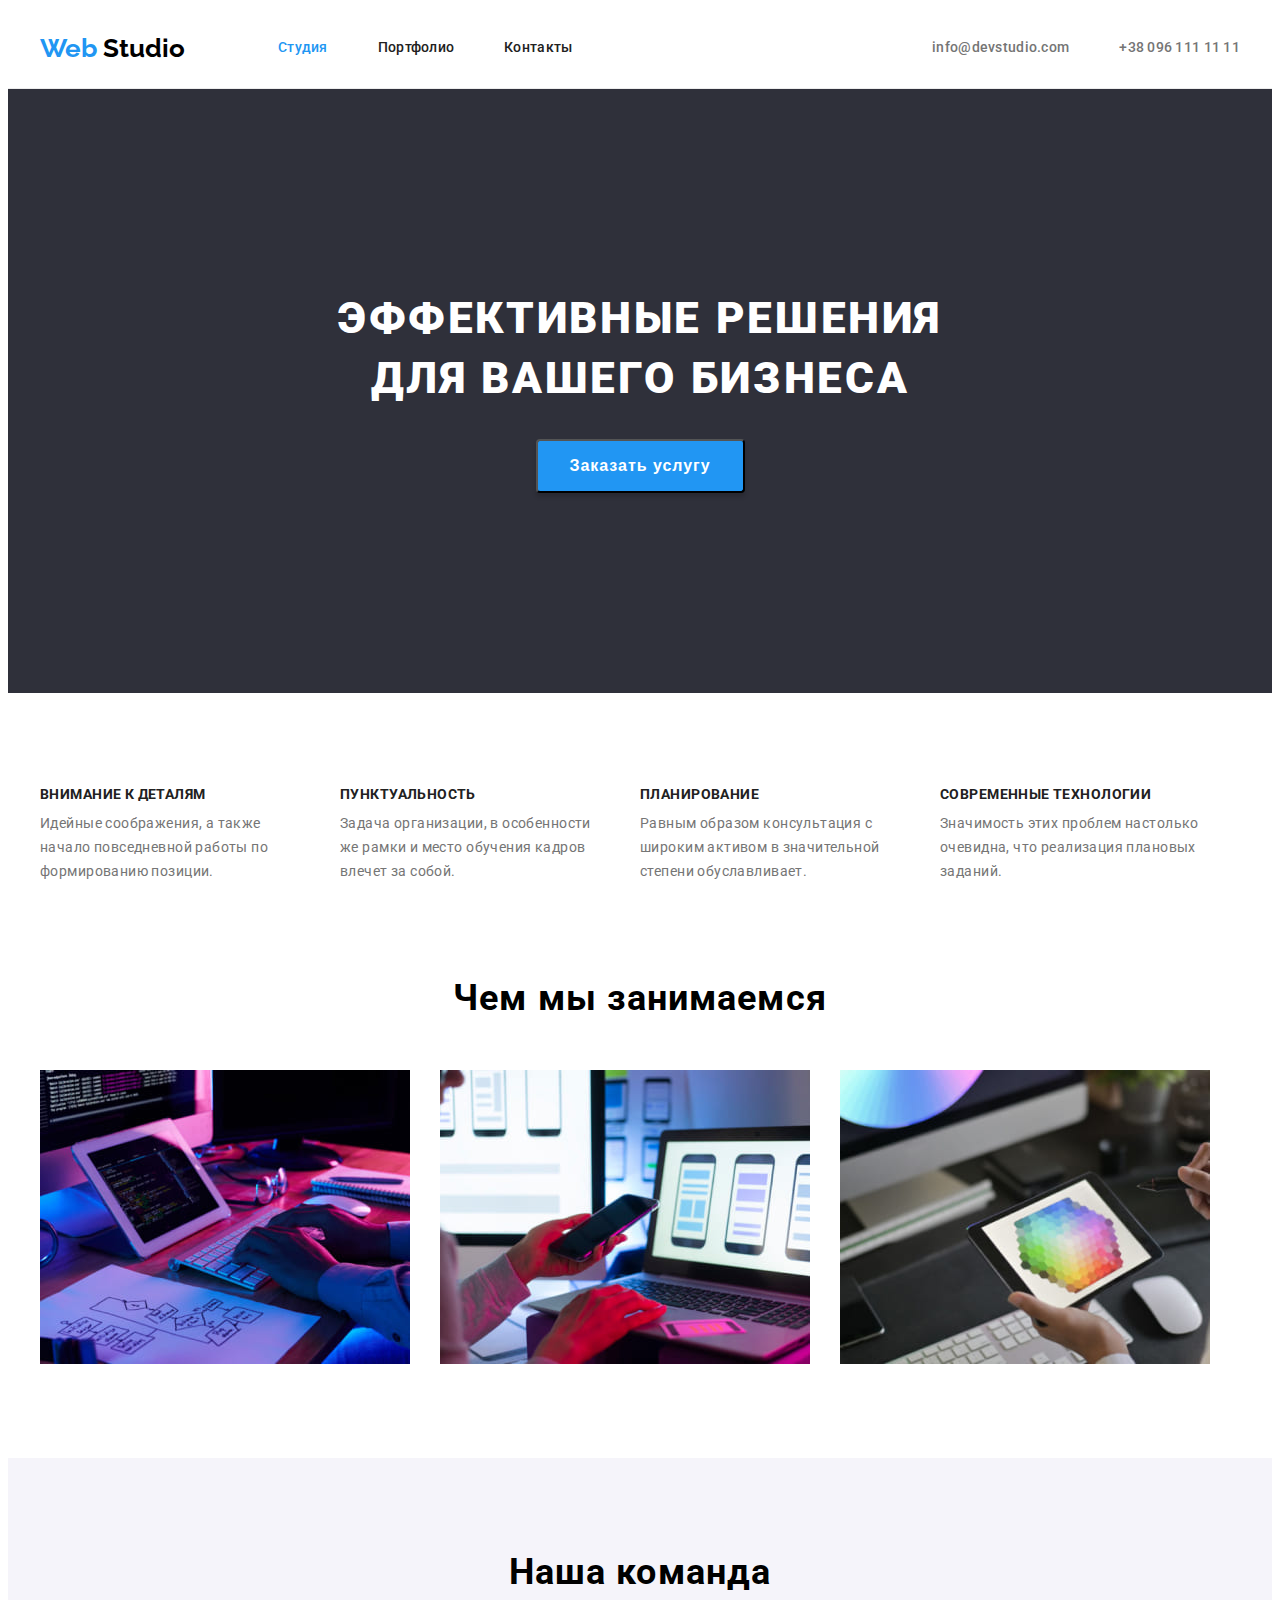
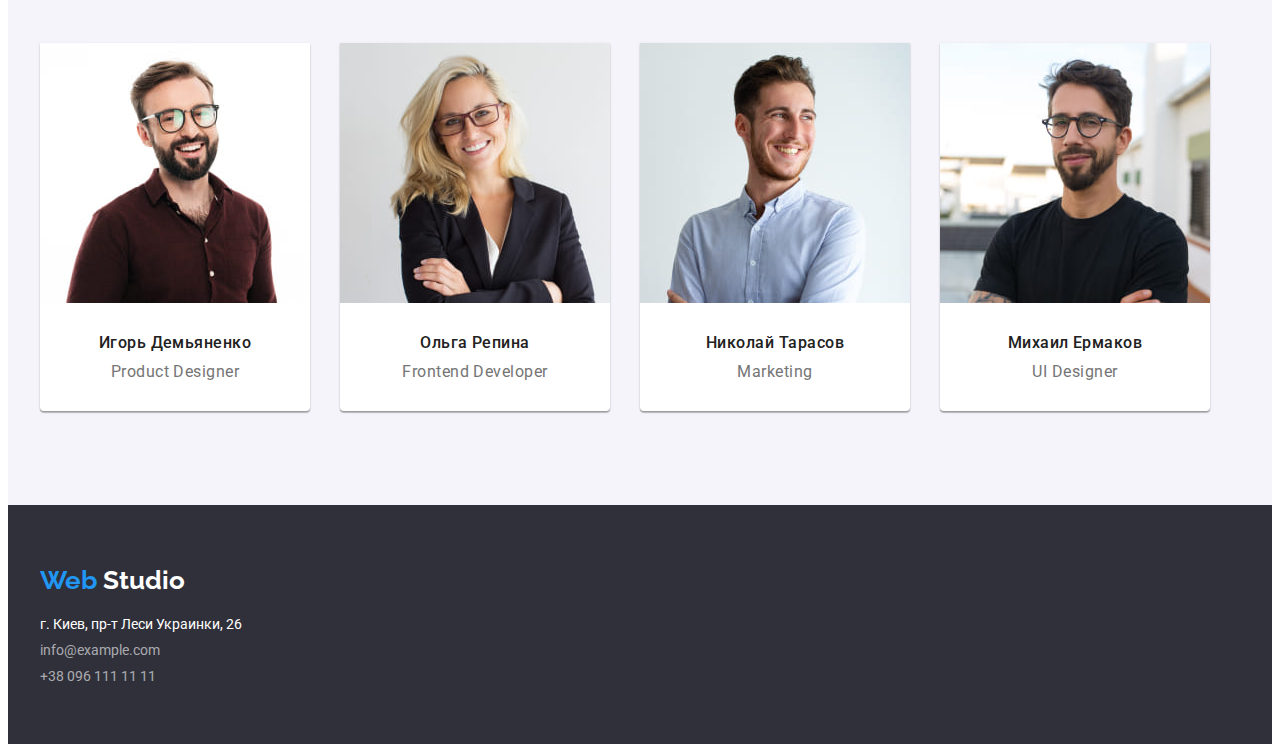
<file: index.html>
<!DOCTYPE html>
<html lang="en">
<head>
    <meta charset="UTF-8">
    <meta http-equiv="X-UA-Compatible" content="IE=edge">
    <meta name="viewport" content="width=device-width, initial-scale=1.0">
    <title>Document</title>
    <link rel="preconnect" href="https://fonts.googleapis.com">
    <link rel="preconnect" href="https://fonts.gstatic.com" crossorigin>
    <link href="https://fonts.googleapis.com/css2?family=Raleway:wght@700&family=Roboto:wght@400;500;700;900&display=swap"
            rel="stylesheet">
            <link rel="stylesheet" href="https://cdnjs.cloudflare.com/ajax/libs/modern-normalize/1.1.0/modern-normalize.min.css"
                integrity="sha512-wpPYUAdjBVSE4KJnH1VR1HeZfpl1ub8YT/NKx4PuQ5NmX2tKuGu6U/JRp5y+Y8XG2tV+wKQpNHVUX03MfMFn9Q=="
                crossorigin="anonymous" referrerpolicy="no-referrer" />
    
    <link rel="stylesheet" href="./css/reset.css">
    <link rel="stylesheet" href="./css/stile.css">
</head>
<body class="body">    
        <header class="header">
            <div class="container header-container">
                <a class="logo" href="">
                    Web <span class="logo-dark">Studio </span>
                </a>
                <!--navigation-->
                    <nav class="nav">
                            <ul class="nav-list" >
                                <li class="contacts-item">
                                <a class="nav-link nav-active" href="./index.html">Студия</a>
                                </li>
                                <li class="contacts-item">
                                <a class="nav-link"  href="./portfolio.html">Портфолио</a>
                                </li>
                                <li class="contacts-item">
                                <a class="nav-link"  href="">Контакты</a>
                                </li>
                            </ul>
                    </nav>
            <!--contacts-->
                    <ul class="header-contacts-list">
                        <li class="contacts-item">
                            <a class="header-contacts" href="mailto:info@devstudio.com">info@devstudio.com</a>
                        </li>
                        <li class="contacts-item">
                        <a class="header-contacts" href="tel:+380961111111">+38 096 111 11 11</a>
                        </li>
                    </ul>
                </div>
        </header>   
    <main>
    <section  class="hero ">
        <div class="container">
            <h1 class="hero-header"> Эффективные решения для вашего бизнеса </h1>
                <button class="hero-button" type="button" >
                    Заказать услугу
                </button>       
        </div>
    </section>
    <!--conditions-->
    <section class="conditions sections">
        <div class="container conditions-container">
            <!-- Заголовок H2 сделать невидимым -->
            <h2 class="visually-hidden">Наши преимущества</h2>
                <ul class="conditions-list">
                    <li class="conditions-item">
                        <h3 class="conditions-subtitle">Внимание к деталям</h3>
                            <p class="conditions-text">Идейные соображения, а также начало повседневной работы по формированию позиции.</p>
                    </li>
                    <li class="conditions-item">
                        <h3 class="conditions-subtitle"> Пунктуальность</h3>
                            <p class="conditions-text">Задача организации, в особенности же рамки и место обучения кадров влечет за собой.</p>
                    </li>
                    <li class="conditions-item">
                        <h3 class="conditions-subtitle"> Планирование</h3>
                        <p class="conditions-text">Равным образом консультация с широким активом в значительной степени обуславливает.</p>
                    </li>
                    <li class="conditions-item">
                        <h3 class="conditions-subtitle">Современные технологии</h3>
                        <p class="conditions-text">Значимость этих проблем настолько очевидна, что реализация плановых заданий.</p>
                    </li>
                </ul>
            </div>
    </section>
    <!--about-->
    <section class="sections">
        <div class="container">
            <h2 class="about-header">Чем мы занимаемся</h2>
            <ul class="about-list">
                <li class="about-imj">
                    <img src="./image/ocupation1.jpg"  width="370" alt="tablet keyboard two hands">
                </li>
                <li class="about-imj">
                    <img src="./image/ocupation2.jpg"  width="370" alt="laptop smartphone two hands">
                </li> 
                <li class="about-imj">
                    <img src="./image/ocupation3.jpg"  width="370" alt="tablet two hands">
                </li>
            </ul>
        </div>
    </section>
    <!--team-->
    <section class="sections team" >
        <div class="container">
            <h2 class="team-header">Наша команда</h2>
                <ul class="team-list">
                    <li class="team-card">
                        <img src="./image/productdesigner.jpg" width="270" alt="smiling man">
                        <div class="team-name-border">
                            <h3 class="team-name">
                                Игорь Демьяненко  
                            </h3>
                                <p class="team-profession">
                                Product Designer
                                </p>
                        </div>
                    </li>
                    <li class="team-card">
                        <img src="./image/frontenddeveloper.jpg" width="270" alt="smailing woman">
                        <div class="team-name-border">
                            <h3 class="team-name">
                            Ольга Репина 
                            </h3>
                                <p class="team-profession">
                                    Frontend Developer
                                </p>
                        </div>
                    </li>
                    <li class="team-card">
                        <img src="./image/marketing.jpg" width="270" alt="smiling man">
                        <div class="team-name-border">
                            <h3 class="team-name">
                            Николай Тарасов
                            </h3>
                                <p class="team-profession">
                                Marketing
                                </p>
                        </div>
                    </li >
                    <li class="team-card">
                        <img src="./image/uidesigner.jpg" width="270" alt="smiling man">
                        <div class="team-name-border">
                            <h3 class="team-name">
                            Михаил Ермаков
                            </h3>
                                <p class="team-profession">
                                UI Designer
                                </p>
                        </div>
                    </li>
                </ul>
        </div>
    </section>
    </main>
    <!--footer-->
    <footer class="footer">
        <div class="container">
            <a class="footer-logo" href="">
                Web <span class="logo-White">Studio </span>
            </a>
            <address class="adress">
                <ul class="adress-list">
                    <li class="adress-item">
                        <a class="footer-address"  href="https://www.google.com.ua/maps/place/бул.+Леси+Украинки,+26,+Киев,+02000/@50.4265807,30.5361971,17z/data=!3m1!4b1!4m5!3m4!1s0x40d4cf0e033ecbe9:0x57a4dffefec77da0!8m2!3d50.4265807!4d30.5383858?hl=ru" target="_blank" rel="noopener noreferrer">
                            г. Киев, пр-т Леси Украинки, 26</a>                        
                    </li>
                    <li class="adress-item">
                        <a class="footer-link" href="mailto:info@example.com">info@example.com</a>
                    </li>
                    <li class="adress-item">
                        <a class="footer-link" href="tel:+380961111111">+38 096 111 11 11</a>
                    </li>
                </ul>
            </address>
        </div>
    </footer> 
    
</body>
</html>
</file>
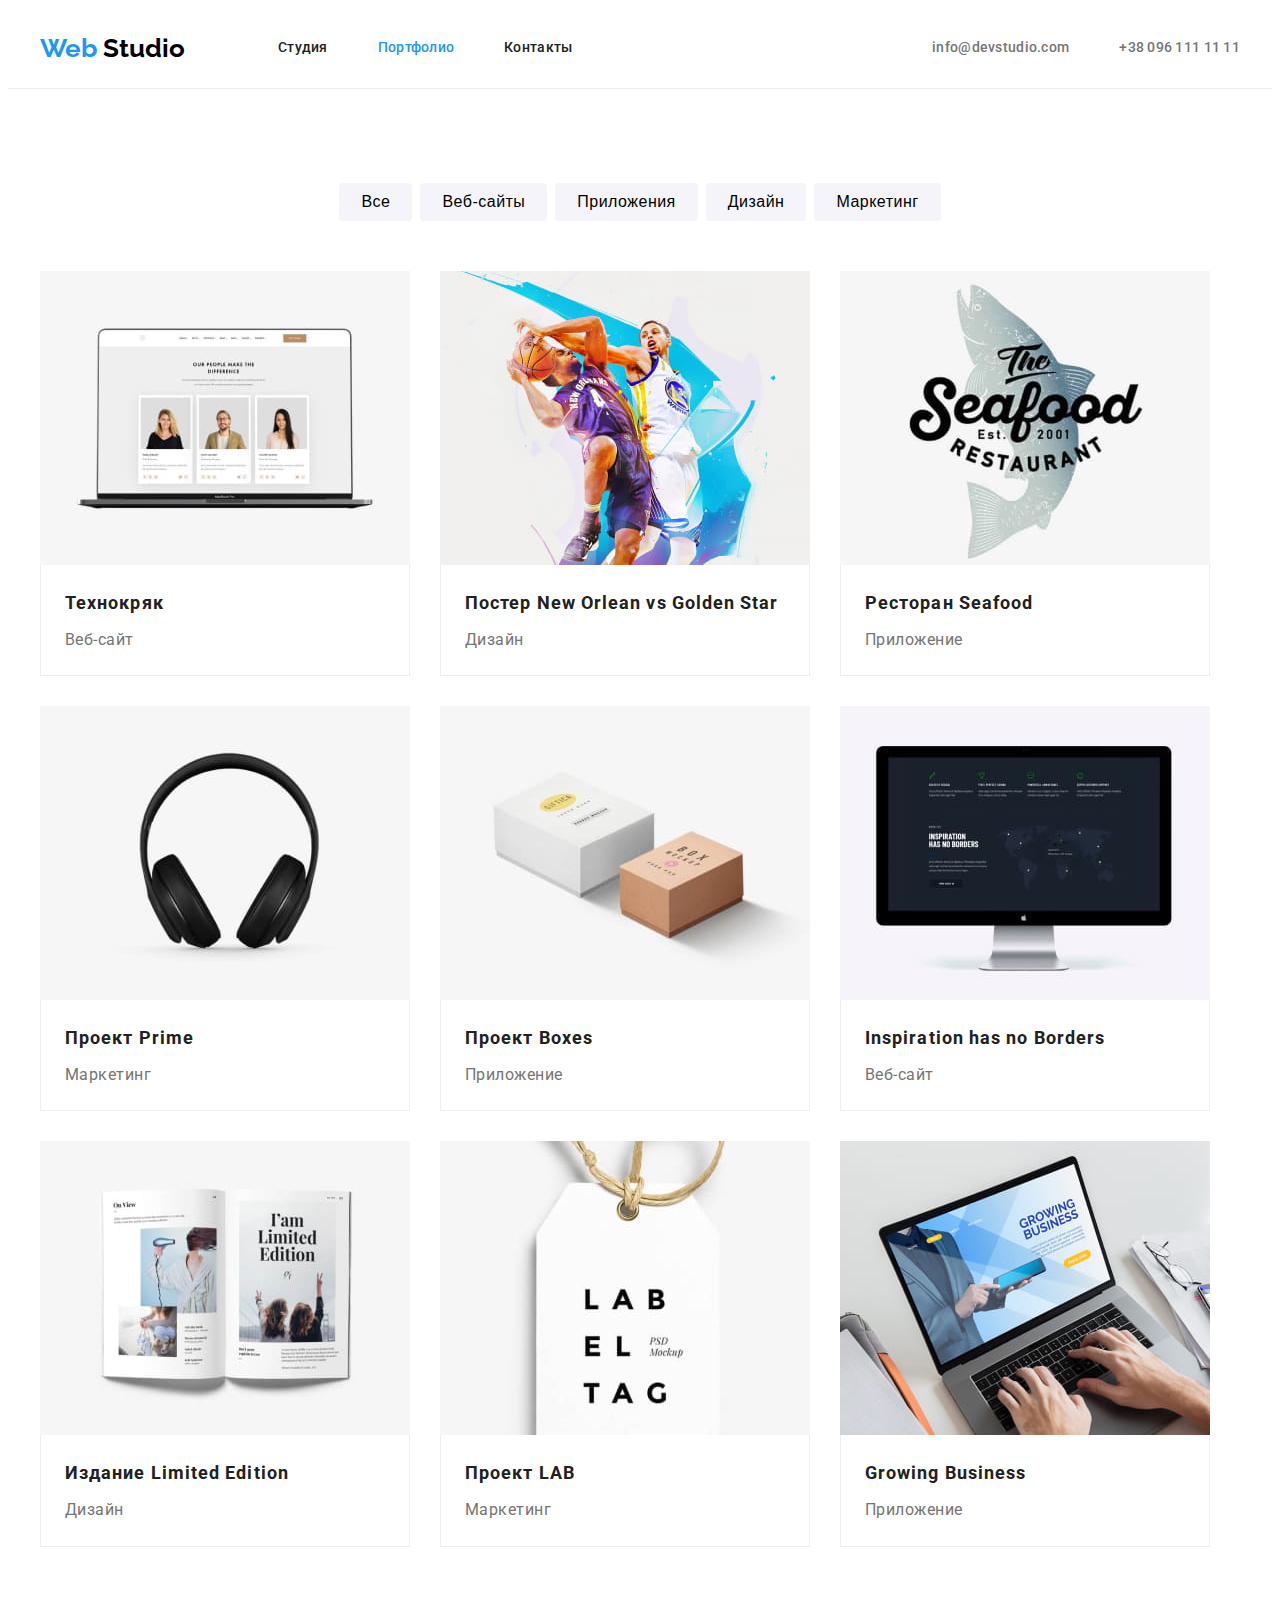
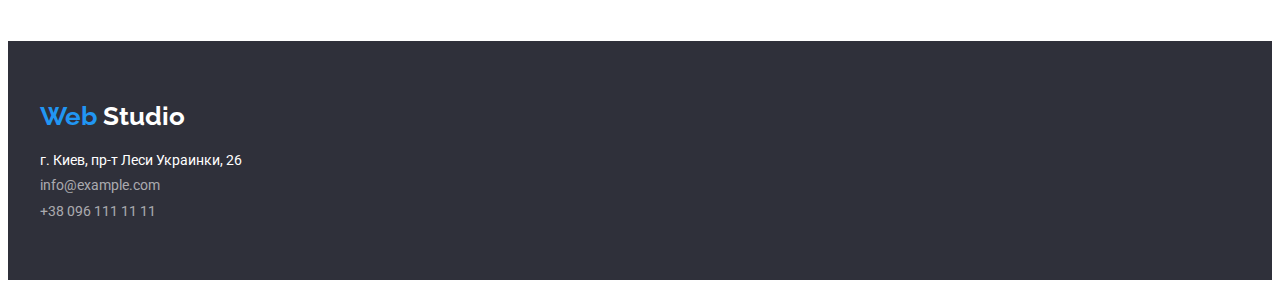
<file: portfolio.html>
<!DOCTYPE html>
<html lang="en">
<head>
    <meta charset="UTF-8">
    <meta http-equiv="X-UA-Compatible" content="IE=edge">
    <meta name="viewport" content="width=device-width, initial-scale=1.0">
    <title>Document</title>
    <link rel="preconnect" href="https://fonts.googleapis.com">
    <link rel="preconnect" href="https://fonts.gstatic.com" crossorigin>
    <link href="https://fonts.googleapis.com/css2?family=Raleway:wght@700&family=Roboto:wght@400;500;700;900&display=swap"
            rel="stylesheet"> 
            <link rel="stylesheet" href="https://cdnjs.cloudflare.com/ajax/libs/modern-normalize/1.1.0/modern-normalize.min.css"
                integrity="sha512-wpPYUAdjBVSE4KJnH1VR1HeZfpl1ub8YT/NKx4PuQ5NmX2tKuGu6U/JRp5y+Y8XG2tV+wKQpNHVUX03MfMFn9Q=="
                crossorigin="anonymous" referrerpolicy="no-referrer" />
    <link rel="stylesheet" href="./css/reset.css">
    <link rel="stylesheet" href="./css/stile.css">
</head>
<body class="body">
    <header class="header">
        <div class="container header-container">
            <a class="logo" href="">
                Web <span class="logo-dark">Studio </span>
            </a>
            <!--navigation-->
            <nav class="nav">
                <ul class="nav-list">
                    <li class="contacts-item">
                        <a class="nav-link " href="./index.html">Студия</a>
                    </li>
                    <li class="contacts-item">
                        <a class="nav-link nav-active" href="./portfolio.html">Портфолио</a>
                    </li>
                    <li class="contacts-item">
                        <a class="nav-link" href="">Контакты</a>
                    </li>
                </ul>
            </nav>
            <!--contacts-->
            <ul class="header-contacts-list">
                <li class="contacts-item">
                    <a class="header-contacts" href="mailto:info@devstudio.com">info@devstudio.com</a>
                </li>
                <li class="contacts-item">
                    <a class="header-contacts" href="tel:+380961111111">+38 096 111 11 11</a>
                </li>
            </ul>
        </div>
    </header>
    <main>
        <!-- filters -->
        <section class=" sections ">
            <div class="container">
            <!-- Заголовок H1 сделан невидимым -->
                <h1 class="visually-hidden">Веб-сайты Приложения Дизайн Маркетинг</h1>
                    <ul class="filters-list">
                        <li class="filters-item">                            
                            <button class="filters-button" type="button">
                                Все
                            </button>
                        </li >
                        <li class="filters-item">
                            <button class="filters-button" type="button">
                                Веб-сайты
                            </button>
                        </li>
                        <li class="filters-item">
                            <button class="filters-button" type="button">
                                Приложения
                            </button>
                        </li>
                        <li class="filters-item">
                            <button class="filters-button" type="button">
                                Дизайн
                            </button>
                        </li>
                        <li class="filters-item">
                            <button class="filters-button" type="button">
                                Маркетинг
                            </button>
                        </li>
                    </ul>                    
                    <ul class="projekt-list">
                        <li class="projekt-item">
                            <a href="" class="projekt-link">
                                <img src="./image/portfolio/tehnohriak.jpg" width="370" alt="foto of people">
                                <div class="projekt-container">
                                    <h2 class="projekt-titl">Технокряк</h2>
                                        <p class="project-text">Веб-сайт</p>
                                </div>
                            </a>
                        </li>
                        <li class="projekt-item">
                            <a href="projekt-link"  >
                                <img src="./image/portfolio/poster.jpg" width="370" alt="foto men play in basketball">
                                <div class="projekt-container">
                                    <h2 class="projekt-titl" >Постер New Orlean vs Golden Star</h2>
                                        <p class="project-text">Дизайн</p>
                                </div>
                            </a>
                        </li>
                        <li class="projekt-item">
                            <a href="projekt-link" >
                                <img src="./image/portfolio/restaurant.jpg" width="370" alt="image fish ">
                                <div class="projekt-container">
                                    <h2 class="projekt-titl">Ресторан Seafood</h2>
                                        <p class="project-text">Приложение</p>
                                </div>
                            </a>
                        </li>
                        <li class="projekt-item">
                            <a href="projekt-link" >
                                <img src="./image/portfolio/headphouns.jpg" width="370" alt="headphouns">
                                <div class="projekt-container">
                                    <h2 class="projekt-titl">Проект Prime</h2>
                                        <p class="project-text">Маркетинг</p>
                                </div>
                            </a>
                        </li>
                        <li class="projekt-item">
                            <a href="projekt-link">
                                <img src="./image/portfolio/boxes.jpg" width="370" alt="two boxes">
                                <div class="projekt-container">
                                    <h2 class="projekt-titl">Проект Boxes</h2>
                                        <p class="project-text">Приложение</p>
                                </div>
                            </a>
                        </li>
                        <li class="projekt-item">
                            <a href="projekt-link">
                                <img src="./image/portfolio/monitor.jpg" width="370" alt="monitor">
                                <div class="projekt-container">
                                    <h2 class="projekt-titl">Inspiration has no Borders</h2>
                                        <p class="project-text">Веб-сайт</p>
                                </div>
                            </a>
                        </li>
                        <li class="projekt-item">
                            <a href="projekt-link">
                                <img src="./image/portfolio/magazine.jpg" width="370" alt="magazine with photos">
                                <div class="projekt-container">
                                    <h2 class="projekt-titl">Издание Limited Edition</h2>
                                        <p class="project-text">Дизайн</p>
                                </div>
                            </a>
                        </li>
                        <li class="projekt-item">
                            <a href="projekt-link">
                                <img src="./image/portfolio/lab.jpg" width="370" alt="label">
                                <div class="projekt-container">
                                    <h2 class="projekt-titl">Проект LAB</h2>
                                        <p class="project-text">Маркетинг</p>
                                </div>
                            </a>
                        </li>
                        <li class="projekt-item">
                            <a href="projekt-link">
                                <img src="./image/portfolio/laptop.jpg" width="370" alt="laptop">
                                <div class="projekt-container">
                                    <h2 class="projekt-titl">Growing Business</h2>
                                        <p class="project-text">Приложение</p>
                                </div>
                            </a>
                        </li>
                    </ul>
                </div>
        </section>
    </main>

    <!--footer-->
    <footer class="footer">
        <div class="container">
            <a class="footer-logo" href="">
                Web <span class="logo-White">Studio </span>
            </a>
            <address class="adress">
                <ul class="adress-list">
                    <li class="adress-item">
                        <a class="footer-address"
                            href="https://www.google.com.ua/maps/place/бул.+Леси+Украинки,+26,+Киев,+02000/@50.4265807,30.5361971,17z/data=!3m1!4b1!4m5!3m4!1s0x40d4cf0e033ecbe9:0x57a4dffefec77da0!8m2!3d50.4265807!4d30.5383858?hl=ru"
                            target="_blank" rel="noopener noreferrer">
                            г. Киев, пр-т Леси Украинки, 26</a>
                    </li>
                    <li class="adress-item">
                        <a class="footer-link" href="mailto:info@example.com">info@example.com</a>
                    </li>
                    <li class="adress-item">
                        <a class="footer-link" href="tel:+380961111111">+38 096 111 11 11</a>
                    </li>
                </ul>
            </address>
        </div>
    
    </footer>
</body>
</html>
</file>
<file: css/stile.css>
:root {
  --first-backlight-color: #2196f3;
  --second-backlight-color: #ffffff;
  --headers-dark-color: #212121;
  --text-white-color: #ffffff;
  --text-color: #757575;
  --btn-fokus: #188ce8;
  --background-color: #2f303a;
  --background-filters-button: #f5f4fa;
  --font-weight-bold: 700;
  --font-weight-medium: 500;
}
img {
  display: block;
  max-width: 100%;
  height: auto;
}
.body {
  font-family: Roboto, sans-serif;
  font-size: 14px;
  line-height: 1.71;
  color: var(--heders-dark-color);
}
.container {
  width: 1200px;
  padding-left: 15px;
  padding-right: 15px;
  margin: 0 auto;
}
.sections {
  padding-top: 94px;
  padding-bottom: 94px;
}
.header {
  border-bottom: solid 1px #ececec;
}
.header-container {
  display: flex;
  align-items: center;
}

.logo {
  display: inline-block;
  font-family: Raleway;
  font-weight: var(--font-weight-bold);
  font-size: 26px;
  line-height: 1.19;
  padding-top: 20px;
  padding-bottom: 20px;
  margin-bottom: 0;
  color: var(--first-backlight-color);
}
.logo-dark {
  font-family: Raleway;
  font-weight: var(--font-weight-bold);
  font-size: 26px;
  line-height: 1.19;
  color: black;
}
.nav-link {
  display: inline-block;
  padding-top: 32px;
  padding-bottom: 32px;
}
.header-contacts:hover {
  color: var(--first-backlight-color);
}
.header-contacts:focus {
  color: var(--first-backlight-color);
}

.header-contacts {
  font-weight: var(--font-weight-medium);
  font-size: 14px;
  line-height: 1.14;
  letter-spacing: 0.02em;
  padding-top: 32px;
  padding-bottom: 32px;
  color: var(--text-color);
}
.header-contacts-list {
  display: flex;
  margin-left: auto;
}
.header-contacts-list .contacts-item + .contacts-item {
  margin-left: 50px;
}
.nav {
  font-weight: var(--font-weight-medium);
  font-size: 14px;
  line-height: 1.14;
  letter-spacing: 0.02em;
  color: var(--heders-dark-color);
  margin-left: 93px;
}
.nav-list {
  display: flex;
}
.nav-list .contacts-item + .contacts-item {
  margin-left: 50px;
}
.nav-link:hover {
  color: var(--first-backlight-color);
}
.nav-link:focus {
  color: var(--first-backlight-color);
}
.nav-link {
  font-weight: var(--font-weight-medium);
  font-size: 14px;
  line-height: 1.14;
  letter-spacing: 0.02em;
  color: var(--headers-dark-color);
}

.nav-active {
  color: var(--first-backlight-color);
}
.hero {
  background-color: var(--background-color);
  text-align: center;
  padding-top: 200px;
  padding-bottom: 200px;
}
.hero-header {
  font-weight: 900;
  font-size: 44px;
  line-height: 1.36;
  text-align: center;
  letter-spacing: 0.06em;
  text-transform: uppercase;
  width: 696px;
  margin-right: auto;
  margin-left: auto;
  margin-bottom: 30px;
  color: var(--text-white-color);
}
.hero-button {
  font-weight: var(--font-weight-bold);
  font-size: 16px;
  line-height: 1.87;
  letter-spacing: 0.06em;
  color: var(--text-white-color);
  background: var(--first-backlight-color);
  box-shadow: 0px 4px 4px rgba(0, 0, 0, 0.15);
  border-radius: 4px;
  cursor: pointer;
  padding-top: 10px;
  padding-bottom: 10px;
  padding-left: 32px;
  padding-right: 32px;
}
.hero-button:focus,
.hero-button:hover {
  background: var(--btn-fokus);
}
.conditions {
  padding-bottom: 0px;
}
.conditions-list .conditions-item + .conditions-item {
  margin-left: 30px;
}
.visually-hidden {
  position: absolute;
  width: 1px;
  height: 1px;
  margin: -1px;
  border: 0;
  padding: 0;
  white-space: nowrap;
  clip-path: inset(100%);
  clip: rect(0 0 0 0);
  overflow: hidden;
}
.conditions-list {
  display: flex;
}
.conditions-list + .conditions-item + .conditions-item {
  margin-left: 30px;
}
.conditions-subtitle {
  font-weight: var(--font-weight-bold);
  font-size: 14px;
  line-height: 1.14;
  letter-spacing: 0.03em;
  text-transform: uppercase;
  color: var(--headers-dark-color);
}
.conditions-text {
  line-height: 1.7;
  width: 270px;
  margin-top: 10px;
  letter-spacing: 0.03em;
  color: var(--text-color);
}
.about-header {
  font-weight: var(--font-weight-bold);
  font-size: 36px;
  line-height: 1.16;
  text-align: center;
  letter-spacing: 0.03em;
}
.about-list {
  display: flex;
  margin-top: 50px;
}
.about-list .team {
  font-size: 16px;
  line-height: 1.19;
  letter-spacing: 0.03em;
  background: #f5f4fa;
  color: var(--headers-dark-color);
}
.about-list .about-imj + .about-imj {
  margin-left: 30px;
}
.team {
  background-color: #f5f4fa;
}
.team-header {
  font-weight: var(--font-weight-bold);
  font-size: 36px;
  line-height: 1.16;
  text-align: center;
  letter-spacing: 0.03em;
  padding-top: 0px;
  padding-bottom: 0px;
}
.team-list {
  display: flex;
  margin-top: 50px;
}
.team-list .team-card + .team-card {
  margin-left: 30px;
}
.team-name-border {
  border-top-style: none;
  padding-top: 30px;
  padding-bottom: 30px;
}
.team-name {
  font-weight: var(--font-weight-medium);
  font-size: 16px;
  line-height: 1.19;
  text-align: center;
  letter-spacing: 0.03em;
  color: var(--headers-dark-color);
}
.team-photo {
  box-shadow: 0px 1px 3px rgba(0, 0, 0, 0.12), 0px 1px 1px rgba(0, 0, 0, 0.14),
    0px 2px 1px rgba(0, 0, 0, 0.2);
}
.team-card {
  background: #ffffff;
  box-shadow: 0px 1px 3px rgba(0, 0, 0, 0.12), 0px 1px 1px rgba(0, 0, 0, 0.14),
    0px 2px 1px rgba(0, 0, 0, 0.2);
  border-radius: 0px 0px 4px 4px;
}
.team-profession {
  font-size: 16px;
  line-height: 1.19;
  text-align: center;
  letter-spacing: 0.03em;
  margin-top: 10px;
  color: var(--text-color);
}
.footer-logo {
  display: inline-block;
  font-family: Raleway;
  font-weight: var(--font-weight-bold);
  font-size: 26px;
  line-height: 1.19;
  padding-top: 0px;
  margin-bottom: 20px;
  color: var(--first-backlight-color);
}
.logo-White {
  font-family: Raleway;
  font-weight: bold;
  font-size: 26px;
  line-height: 1.19;
  color: var(--text-white-color);
}
.address {
  font-family: Roboto;
  font-size: 14px;
  line-height: 1.7;
  letter-spacing: 0.03em;
  color: var(--text-white-color);
}
.adress-item {
  margin-top: 9px;
}
.adress-list :first-child {
  margin-top: 0px;
}
.footer {
  background-color: var(--background-color);
  line-height: 1.19;
  padding-top: 60px;
  padding-bottom: 60px;
  color: var(--text-white-color);
}
.footer-link:hover,
.footer-link:focus {
  color: var(--second-backlight-color);
}
.footer-link {
  display: inline-block;
  color: #ffffff99;
}
.footer-address:hover,
.footer-address:focus {
  color: var(--first-backlight-color);
}
.footer-address {
  display: inline-block;
  color: var(--text-white-color);
}
/* portfolio */

.filters {
  font-weight: var(--font-weight-medium);
  font-size: 16px;
  line-height: 1.6;
  letter-spacing: 0.03em;
}
.filters-list {
  display: flex;
  justify-content: center;
}
.filters-list .filters-item + .filters-item {
  margin-left: 8px;
}
.filters-button {
  font-weight: var(--font-weight-medium);
  font-size: 16px;
  line-height: 1.6;
  letter-spacing: 0.03em;
  cursor: pointer;
  background: var(--background-filters-button);
  border-radius: 4px;
  border: none;
  padding: 6px 22px;
}
.filters-button:focus,
.filters-button:hover {
  background: var(--first-backlight-color);
  color: var(--second-backlight-color);
}
.projekt-list {
  display: flex;
  flex-wrap: wrap;
  margin-top: 50px;
}
.projekt-item {
  margin-top: 30px;
  width: 370px;
  margin-right: 30px;
}
.projekt-item:nth-child(3n) {
  margin-right: 0px;
}
.projekt-item:nth-child(-n + 3) {
  margin-top: 0px;
}
.projekt-container {
  padding-top: 20px;
  padding-left: 24px;
  padding-right: 24px;
  padding-bottom: 20px;
  background: #ffffff;
  border: 1px solid #eeeeee;
  border-top-style: none;
}
.projekt-titl {
  font-weight: var(--font-weight-bold);
  font-size: 18px;
  line-height: 2;
  letter-spacing: 0.06em;
  margin-bottom: 4px;
  color: var(--headers-dark-color);
}
.project-text {
  font-size: 16px;
  line-height: 1.9;
  letter-spacing: 0.03em;
  color: var(--text-color);
}
</file>
